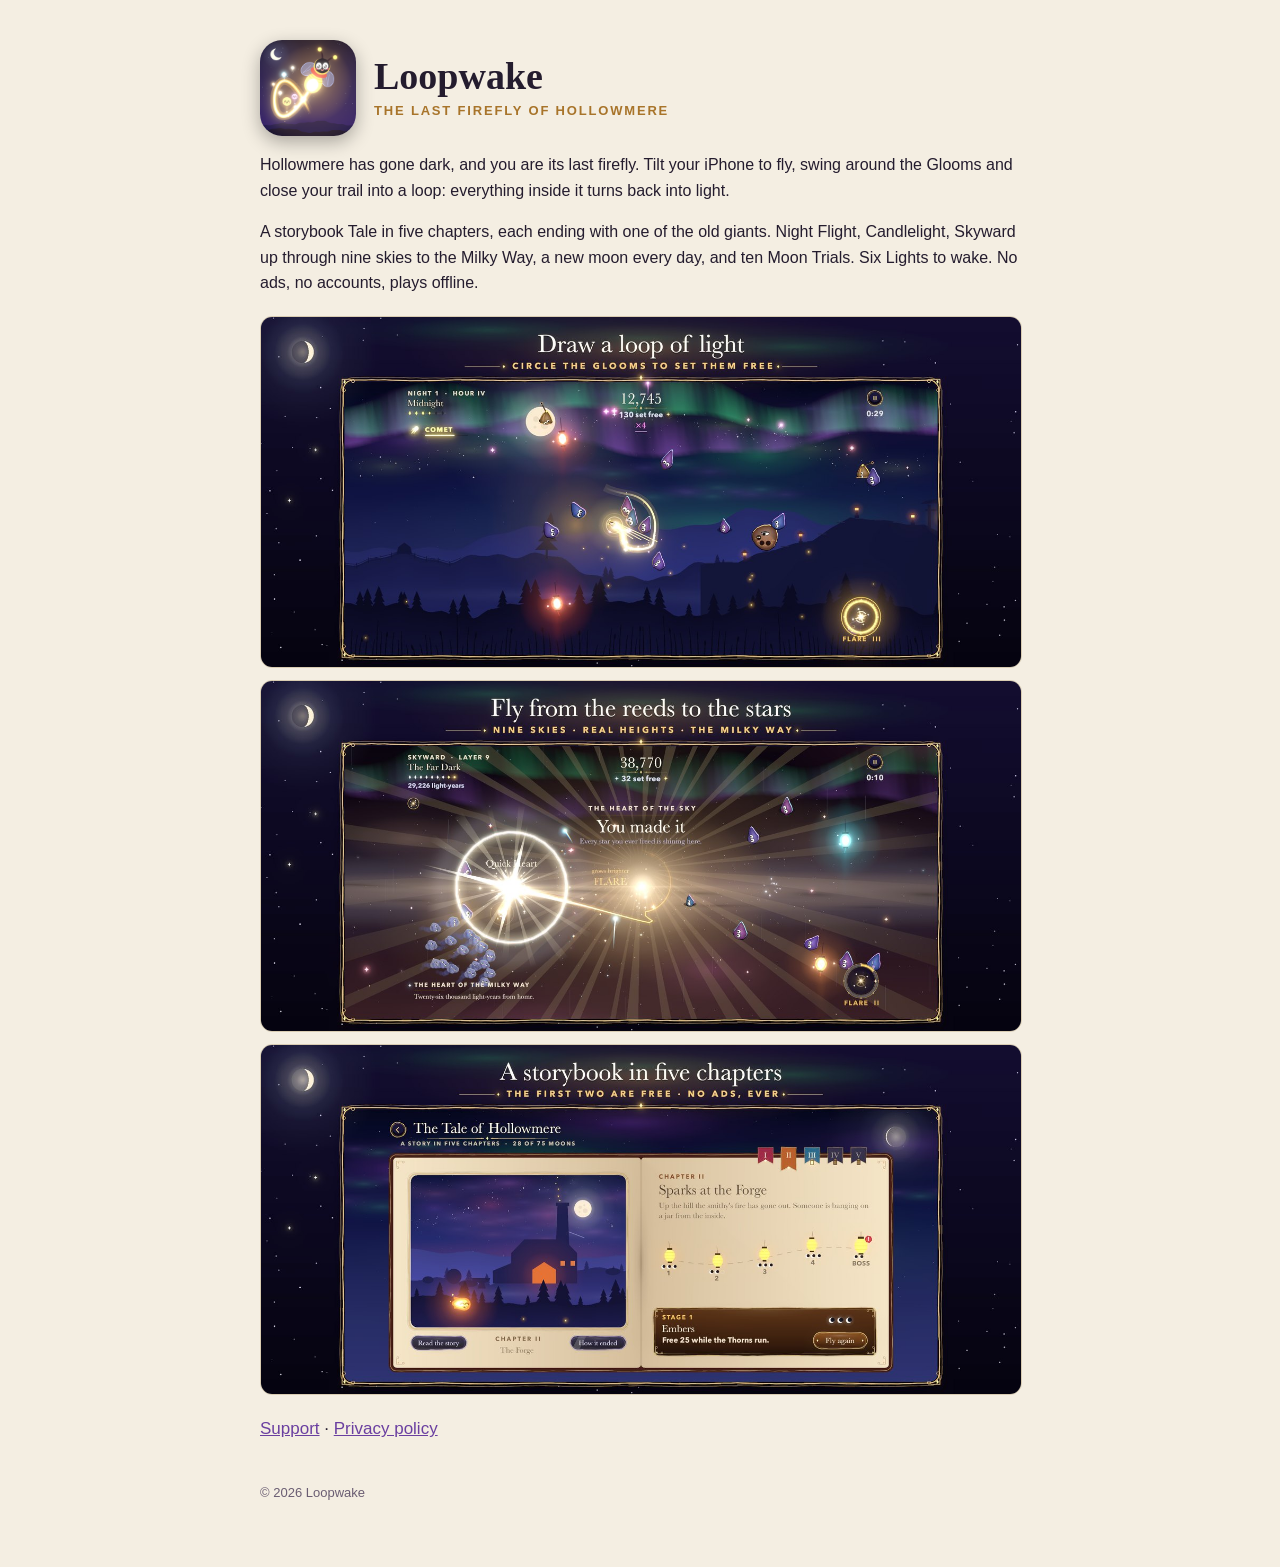
<file: index.html>
<!doctype html>
<html lang="en">
<head>
<meta charset="utf-8">
<meta name="viewport" content="width=device-width, initial-scale=1">
<title>Loopwake</title>
<meta name="description" content="Loopwake: the last firefly of Hollowmere. Tilt your iPhone, draw loops of light and set the night's creatures free.">
<link rel="stylesheet" href="site.css">
<link rel="icon" href="icon.png">
</head>
<body>
<main>
<div class="hero"><img src="icon.png" alt="Loopwake icon"><div><h1>Loopwake</h1><p class="tag">The last firefly of Hollowmere</p></div></div>
<p>Hollowmere has gone dark, and you are its last firefly. Tilt your iPhone to fly, swing around the Glooms and close your trail into a loop: everything inside it turns back into light.</p>
<p>A storybook Tale in five chapters, each ending with one of the old giants. Night Flight, Candlelight, Skyward up through nine skies to the Milky Way, a new moon every day, and ten Moon Trials. Six Lights to wake. No ads, no accounts, plays offline.</p>
<div class="shots">
<img src="img/loop.jpg" alt="A loop of light closing around the Glooms under the aurora" loading="lazy">
<img src="img/sky.jpg" alt="Skyward: the heart of the Milky Way" loading="lazy">
<img src="img/tale.jpg" alt="The Tale of Hollowmere, a storybook in five chapters" loading="lazy">
</div>
<p class="links"><a href="support/">Support</a> · <a href="privacy/">Privacy policy</a></p>
<footer>© 2026 Loopwake</footer>
</main>
</body>
</html>
</file>
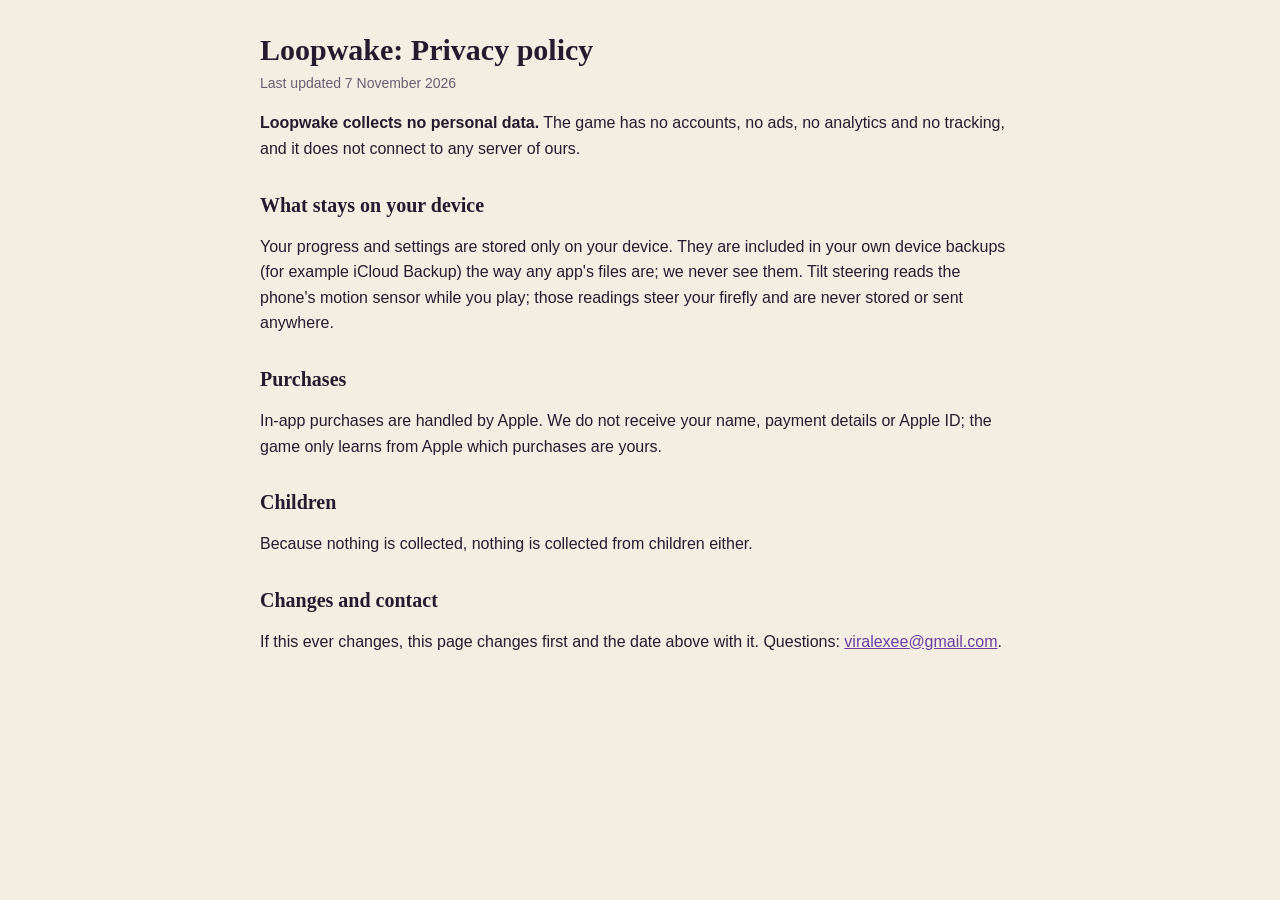
<file: privacy/index.html>
<!doctype html>
<html lang="en">
<head>
<meta charset="utf-8">
<meta name="viewport" content="width=device-width, initial-scale=1">
<title>Loopwake · Privacy policy</title>
<link rel="stylesheet" href="../site.css">
<link rel="icon" href="../icon.png">
</head>
<body>
<main>
<h1>Loopwake: Privacy policy</h1>
<p class="date">Last updated 7 November 2026</p>
<p><b>Loopwake collects no personal data.</b> The game has no accounts, no ads, no analytics and no tracking, and it does not connect to any server of ours.</p>

<h2>What stays on your device</h2>
<p>Your progress and settings are stored only on your device. They are included in your own device backups (for example iCloud Backup) the way any app's files are; we never see them. Tilt steering reads the phone's motion sensor while you play; those readings steer your firefly and are never stored or sent anywhere.</p>

<h2>Purchases</h2>
<p>In-app purchases are handled by Apple. We do not receive your name, payment details or Apple ID; the game only learns from Apple which purchases are yours.</p>

<h2>Children</h2>
<p>Because nothing is collected, nothing is collected from children either.</p>

<h2>Changes and contact</h2>
<p>If this ever changes, this page changes first and the date above with it. Questions: <a href="mailto:viralexee@gmail.com">viralexee@gmail.com</a>.</p>
</main>
</body>
</html>
</file>
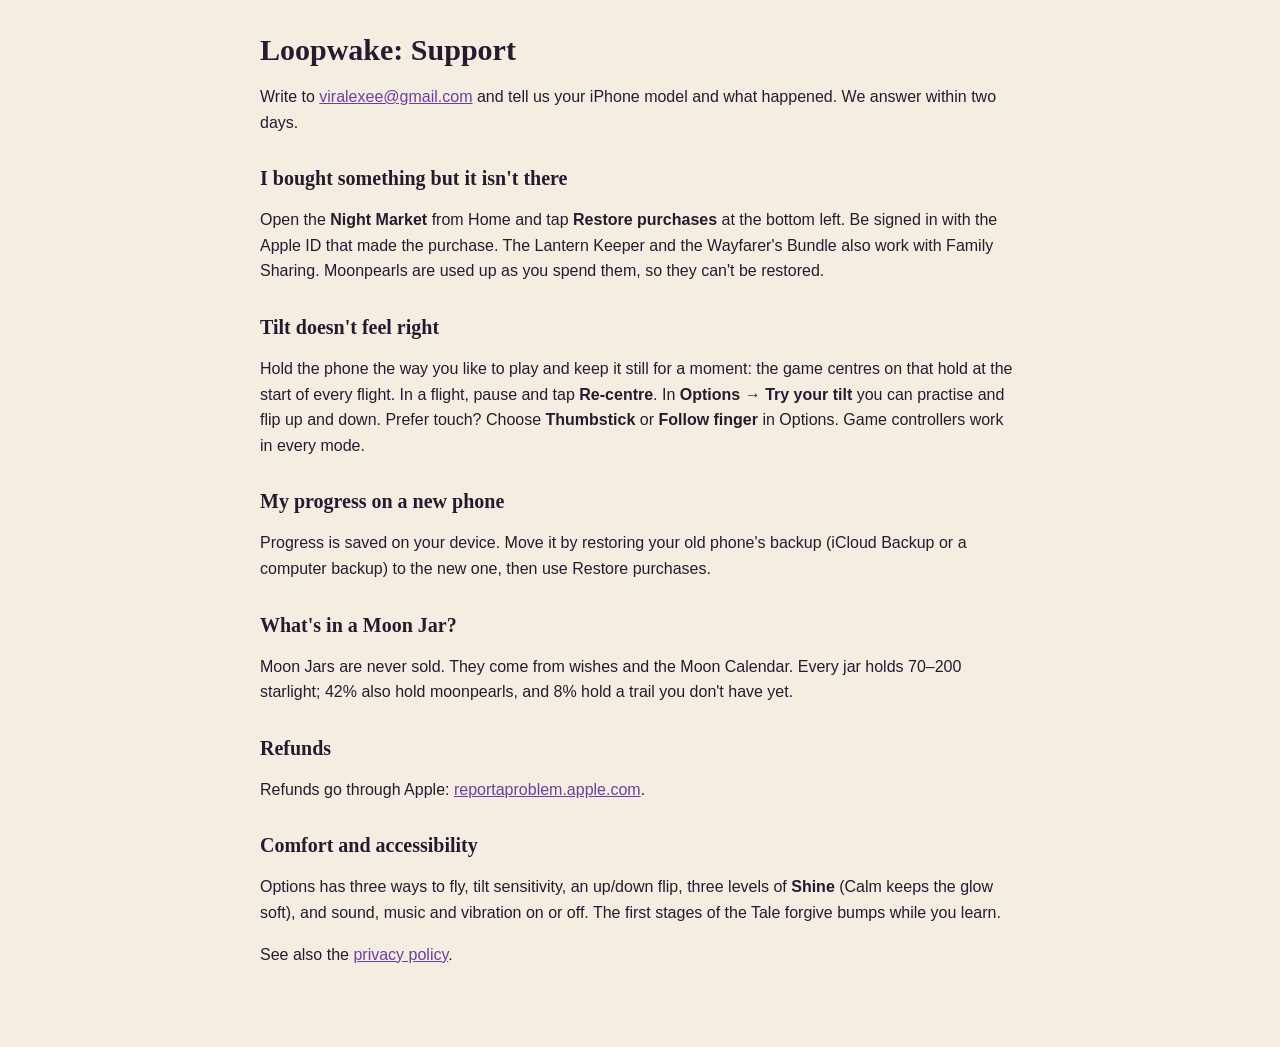
<file: support/index.html>
<!doctype html>
<html lang="en">
<head>
<meta charset="utf-8">
<meta name="viewport" content="width=device-width, initial-scale=1">
<title>Loopwake · Support</title>
<link rel="stylesheet" href="../site.css">
<link rel="icon" href="../icon.png">
</head>
<body>
<main>
<h1>Loopwake: Support</h1>
<p>Write to <a href="mailto:viralexee@gmail.com">viralexee@gmail.com</a> and tell us your iPhone model and what happened. We answer within two days.</p>

<h2>I bought something but it isn't there</h2>
<p>Open the <b>Night Market</b> from Home and tap <b>Restore purchases</b> at the bottom left. Be signed in with the Apple ID that made the purchase. The Lantern Keeper and the Wayfarer's Bundle also work with Family Sharing. Moonpearls are used up as you spend them, so they can't be restored.</p>

<h2>Tilt doesn't feel right</h2>
<p>Hold the phone the way you like to play and keep it still for a moment: the game centres on that hold at the start of every flight. In a flight, pause and tap <b>Re-centre</b>. In <b>Options → Try your tilt</b> you can practise and flip up and down. Prefer touch? Choose <b>Thumbstick</b> or <b>Follow finger</b> in Options. Game controllers work in every mode.</p>

<h2>My progress on a new phone</h2>
<p>Progress is saved on your device. Move it by restoring your old phone's backup (iCloud Backup or a computer backup) to the new one, then use Restore purchases.</p>

<h2>What's in a Moon Jar?</h2>
<p>Moon Jars are never sold. They come from wishes and the Moon Calendar. Every jar holds 70–200 starlight; 42% also hold moonpearls, and 8% hold a trail you don't have yet.</p>

<h2>Refunds</h2>
<p>Refunds go through Apple: <a href="https://reportaproblem.apple.com">reportaproblem.apple.com</a>.</p>

<h2>Comfort and accessibility</h2>
<p>Options has three ways to fly, tilt sensitivity, an up/down flip, three levels of <b>Shine</b> (Calm keeps the glow soft), and sound, music and vibration on or off. The first stages of the Tale forgive bumps while you learn.</p>

<p>See also the <a href="../privacy/">privacy policy</a>.</p>
</main>
</body>
</html>
</file>
<file: site.css>
:root { color-scheme: light dark; --paper: #f4eee2; --ink: #241c2e; --soft: #6a5d72; --line: #d9ccb2; --link: #6a3fa0; --gold: #a8742a; --card: #fffaf0; }
@media (prefers-color-scheme: dark) { :root { --paper: #0d0a1c; --ink: #f1e8d6; --soft: #b3a8c2; --line: #3a2f52; --link: #c9a6ff; --gold: #e8b45c; --card: #17122b; } }
body { margin: 0; background: var(--paper); color: var(--ink); font: 16px/1.6 -apple-system, BlinkMacSystemFont, "Segoe UI", Roboto, sans-serif; }
main { max-width: 760px; margin: 0 auto; padding: 24px 16px 64px; }
h1 { font: 600 30px/1.2 "Baskerville", "Georgia", serif; margin: 8px 0 4px; }
h2 { font: 600 20px/1.3 "Baskerville", "Georgia", serif; margin: 30px 0 6px; }
a { color: var(--link); }
.date { color: var(--soft); font-size: 14px; margin: 0; }
.hero { display: flex; gap: 18px; align-items: center; margin: 16px 0 12px; }
.hero img { width: 96px; height: 96px; border-radius: 22px; box-shadow: 0 6px 18px rgba(0,0,0,.3); }
.hero h1 { margin: 0; font-size: 38px; }
.tag { color: var(--gold); margin: 2px 0 0; letter-spacing: .14em; text-transform: uppercase; font-size: 13px; font-weight: 600; }
.shots { display: grid; gap: 12px; margin: 20px 0; }
.shots img { width: 100%; height: auto; border-radius: 12px; border: 1px solid var(--line); display: block; }
.links { font-size: 17px; }
.box { background: var(--card); border: 1px solid var(--line); border-radius: 12px; padding: 4px 16px 12px; margin: 18px 0; }
footer { color: var(--soft); font-size: 13px; margin-top: 40px; }
</file>
